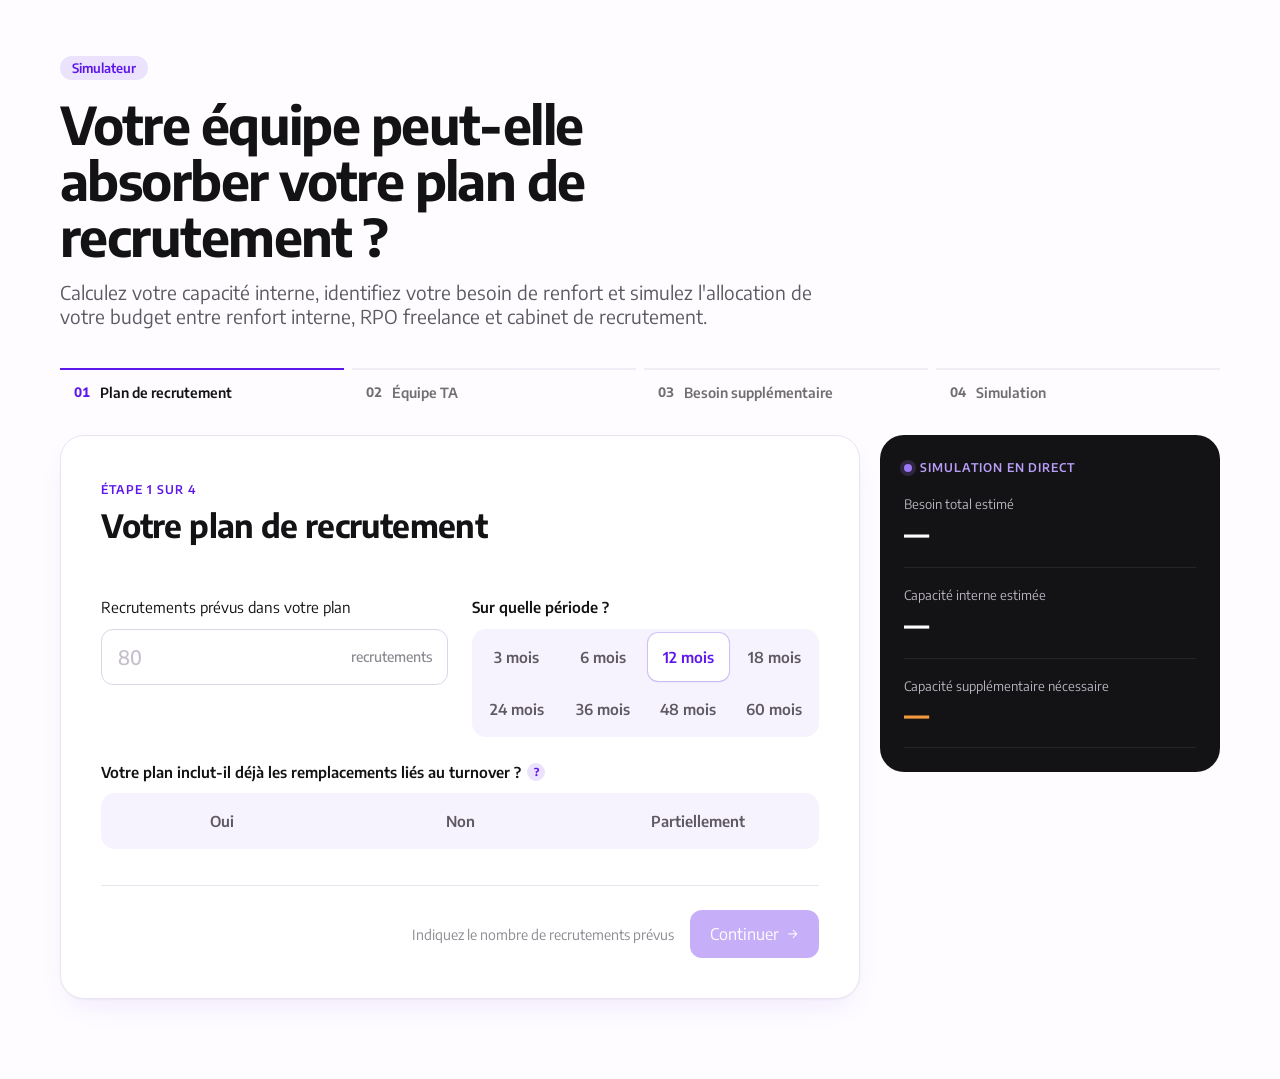
<file: index.html>
<!doctype html>
<html lang="fr">
<head>
  <meta charset="utf-8">
  <meta name="viewport" content="width=device-width, initial-scale=1">
  <title>Calculateur RPO : interne, RPO ou cabinet ? | Le Club des RH</title>
  <meta name="description" content="Calculez votre capacité interne, identifiez votre besoin de renfort et simulez l'allocation de votre budget entre renfort interne, RPO freelance et cabinet de recrutement.">
  <link rel="preconnect" href="https://fonts.googleapis.com">
  <link rel="preconnect" href="https://fonts.gstatic.com" crossorigin>
  <link href="https://fonts.googleapis.com/css2?family=Encode+Sans:wght@400;500;600;700&display=swap" rel="stylesheet">
  <link rel="stylesheet" href="src/simulateur.css">
  <style>
    /* Styles de la page de démo uniquement (dans Webflow, c'est le site qui s'en charge). */
    body { margin: 0; background: #FEFCFF; color: #131214; font-family: "Encode Sans", Arial, sans-serif; }
    .demo-wrap { max-width: 1160px; margin: 0 auto; padding: 56px 16px 80px; }
    .demo-eyebrow { display: inline-block; padding: 4px 12px; border-radius: 999px; background: #EBE3FD; color: #5E17EB; font-size: 13px; font-weight: 600; margin-bottom: 16px; }
    h1 { font-size: clamp(32px, 5vw, 52px); line-height: 1.08; letter-spacing: -.03em; margin: 0 0 16px; max-width: 18ch; }
    .demo-intro { font-size: 19px; color: #5E5963; max-width: 64ch; margin: 0 0 40px; }
    .demo-seo { max-width: 760px; margin: 96px auto 0; color: #212121; }
    .demo-seo h2 { font-size: 26px; margin: 40px 0 10px; }
    .demo-note { font-size: 13px; color: #8E8A92; border-top: 1px solid #E9E4F0; margin-top: 56px; padding-top: 16px; }
  </style>
</head>
<body>
  <main class="demo-wrap">
    <span class="demo-eyebrow">Simulateur</span>
    <h1>Votre équipe peut-elle absorber votre plan de recrutement ?</h1>
    <p class="demo-intro">Calculez votre capacité interne, identifiez votre besoin de renfort et simulez l'allocation de votre budget entre renfort interne, RPO freelance et cabinet de recrutement.</p>

    <!-- ===== Début de l'Embed Webflow ===== -->
    <div id="crs-simulator"></div>
    <!-- ===== Fin de l'Embed Webflow ===== -->

  </main>

  <script src="src/config.js"></script>
  <script src="src/calc.js"></script>
  <script src="src/app.js"></script>
</body>
</html>
</file>
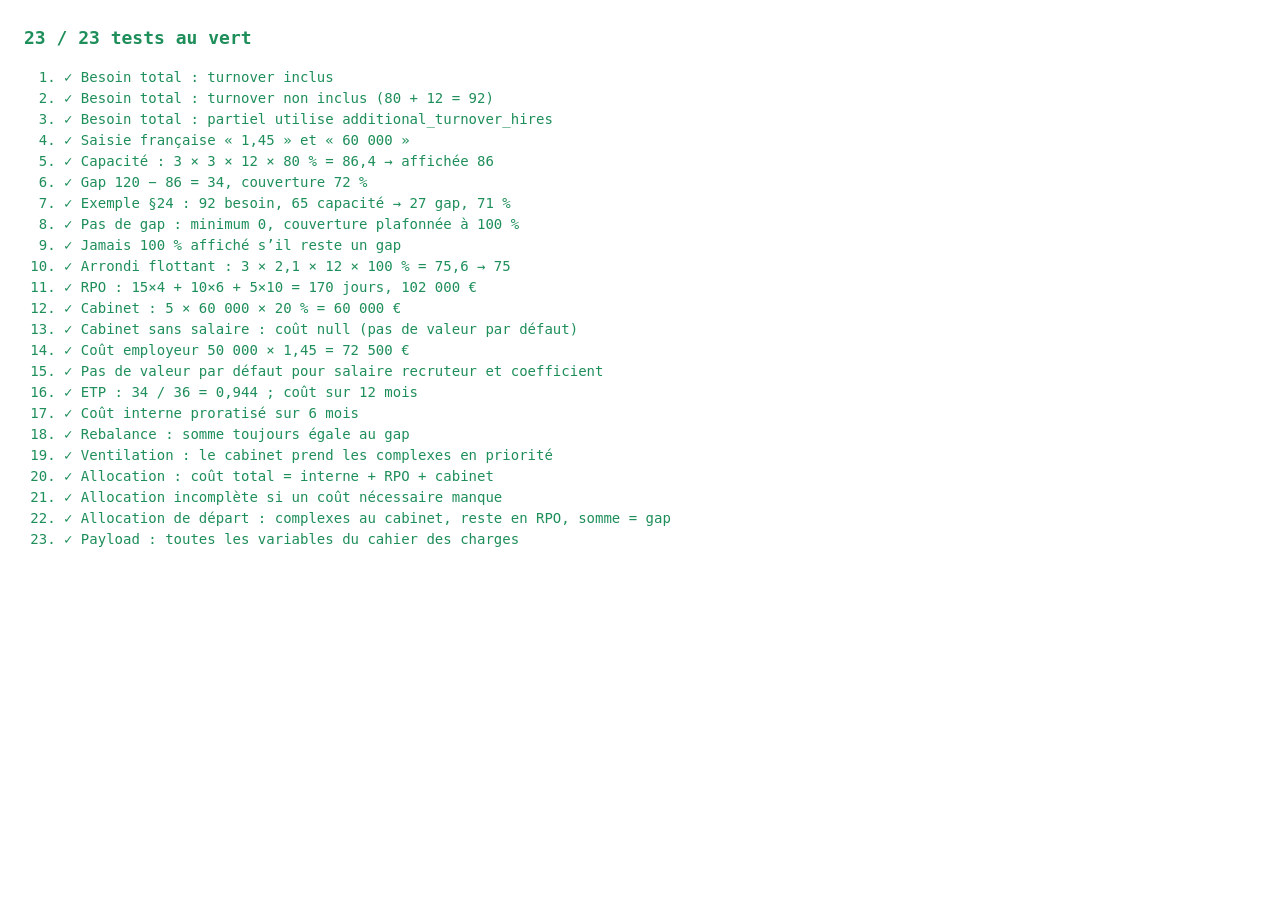
<file: test/calc.test.html>
<!doctype html>
<html lang="fr">
<head>
  <meta charset="utf-8">
  <title>Tests — calculs du simulateur</title>
  <style>
    body { font: 14px/1.5 ui-monospace, Menlo, monospace; margin: 24px; background: #fff; color: #131214; }
    .ok { color: #1E8E5A; } .ko { color: #C8412B; font-weight: 700; }
    #summary { font-size: 18px; font-weight: 700; margin-bottom: 16px; }
  </style>
</head>
<body>
  <div id="summary"></div>
  <ol id="out"></ol>
  <script src="../src/config.js"></script>
  <script src="../src/calc.js"></script>
  <script>
    var C = CRSCalc, CFG = CRS_CONFIG, results = [];
    function test(name, fn) {
      try { fn(); results.push([name, true]); }
      catch (e) { results.push([name, false, e.message]); }
    }
    function eq(a, b, msg) {
      var close = typeof a === 'number' && typeof b === 'number' ? Math.abs(a - b) < 1e-6 : JSON.stringify(a) === JSON.stringify(b);
      if (!close) throw new Error((msg || '') + ' attendu ' + JSON.stringify(b) + ', obtenu ' + JSON.stringify(a));
    }
    function base(o) {
      var s = { planned_hires: 80, period_months: 12, turnover_included: 'oui', turnover_replacement_hires: '', additional_turnover_hires: '',
        internal_recruiters: 3, hires_per_recruiter_month: 3, recruiting_time_percentage: 80,
        volume_hires: 0, standard_hires: 0, complex_hires: 0, strategic_hires: 0, future_recruitment_volume: '' };
      for (var k in o) s[k] = o[k];
      return s;
    }
    var H = Object.assign({}, CFG.hypotheses);

    /* §6 */
    test('Besoin total : turnover inclus', function () { eq(C.computeNeed(base({})).total_hiring_need, 80); });
    test('Besoin total : turnover non inclus (80 + 12 = 92)', function () {
      eq(C.computeNeed(base({ turnover_included: 'non', turnover_replacement_hires: 12, additional_turnover_hires: 99 })).total_hiring_need, 92);
    });
    test('Besoin total : partiel utilise additional_turnover_hires', function () {
      eq(C.computeNeed(base({ turnover_included: 'partiel', turnover_replacement_hires: 99, additional_turnover_hires: 5 })).total_hiring_need, 85);
    });
    test('Saisie française « 1,45 » et « 60 000 »', function () { eq(C.num('1,45'), 1.45); eq(C.num('60 000'), 60000); eq(C.num(''), null); });

    /* §8 – §10 */
    test('Capacité : 3 × 3 × 12 × 80 % = 86,4 → affichée 86', function () {
      var c = C.computeCapacity(base({ planned_hires: 120 }));
      eq(c.internal_capacity_raw, 86.4); eq(c.internal_capacity, 86);
    });
    test('Gap 120 − 86 = 34, couverture 72 %', function () {
      var c = C.computeCapacity(base({ planned_hires: 120 }));
      eq(c.capacity_gap, 34); eq(c.capacity_coverage_percentage, 72);
    });
    test('Exemple §24 : 92 besoin, 65 capacité → 27 gap, 71 %', function () {
      // 65 = 1 × 65/12 × 12 × 100 %
      var c = C.computeCapacity(base({ planned_hires: 80, turnover_included: 'non', turnover_replacement_hires: 12, internal_recruiters: 1, hires_per_recruiter_month: 65 / 12, recruiting_time_percentage: 100 }));
      eq(c.internal_capacity, 65); eq(c.capacity_gap, 27); eq(c.capacity_coverage_percentage, 71);
    });
    test('Pas de gap : minimum 0, couverture plafonnée à 100 %', function () {
      var c = C.computeCapacity(base({ planned_hires: 50 }));
      eq(c.capacity_gap, 0); eq(c.has_gap, false); eq(c.capacity_coverage_percentage, 100);
    });
    test('Jamais 100 % affiché s’il reste un gap', function () {
      var c = C.computeCapacity(base({ planned_hires: 200, internal_recruiters: 1, hires_per_recruiter_month: 199 / 12, recruiting_time_percentage: 100 }));
      eq(c.capacity_gap, 1); eq(c.capacity_coverage_percentage, 99);
    });
    test('Arrondi flottant : 3 × 2,1 × 12 × 100 % = 75,6 → 75', function () {
      eq(C.computeCapacity(base({ hires_per_recruiter_month: 2.1, recruiting_time_percentage: 100 })).internal_capacity, 75);
    });

    /* §17 */
    test('RPO : 15×4 + 10×6 + 5×10 = 170 jours, 102 000 €', function () {
      var r = C.computeRpo({ volume: 15, standard: 10, complex: 5 }, H, CFG);
      eq(r.days, 170); eq(r.cost, 102000); eq(r.cost_per_hire, 3400); eq(r.months_fulltime, 8.5);
    });

    /* §19 */
    test('Cabinet : 5 × 60 000 × 20 % = 60 000 €', function () {
      var a = C.computeAgency(5, Object.assign({}, H, { average_salary: 60000 }));
      eq(a.cost, 60000); eq(a.cost_per_hire, 12000);
    });
    test('Cabinet sans salaire : coût null (pas de valeur par défaut)', function () { eq(C.computeAgency(5, H).cost, null); });

    /* §20 – §22 */
    test('Coût employeur 50 000 × 1,45 = 72 500 €', function () {
      eq(C.annualEmployerCost({ internal_recruiter_salary: 50000, employer_cost_multiplier: 1.45 }), 72500);
    });
    test('Pas de valeur par défaut pour salaire recruteur et coefficient', function () {
      eq(CFG.hypotheses.internal_recruiter_salary, null); eq(CFG.hypotheses.employer_cost_multiplier, null);
      eq(C.annualEmployerCost(H), null);
    });
    test('ETP : 34 / 36 = 0,944 ; coût sur 12 mois', function () {
      var h = Object.assign({}, H, { internal_recruiter_salary: 50000, employer_cost_multiplier: 1.45 });
      var i = C.computeInternal(34, base({ recruiting_time_percentage: 100 }), h);
      eq(i.additional_fte, 34 / 36); eq(i.cost, 72500 * 34 / 36);
    });
    test('Coût interne proratisé sur 6 mois', function () {
      var h = Object.assign({}, H, { internal_recruiter_salary: 50000, employer_cost_multiplier: 1.45 });
      var i = C.computeInternal(18, base({ period_months: 6, recruiting_time_percentage: 100 }), h);
      eq(i.additional_fte, 1); eq(i.cost, 36250);
    });

    /* §26 */
    test('Rebalance : somme toujours égale au gap', function () {
      var m = C.rebalance({ internal: 10, rpo: 20, agency: 4 }, 'internal', 30, 34);
      eq(m, { internal: 30, rpo: 0, agency: 4 });
      m = C.rebalance(m, 'agency', 10, 34);
      eq(m.internal + m.rpo + m.agency, 34); eq(m.agency, 10);
      m = C.rebalance(m, 'internal', 0, 34);
      eq(m, { internal: 0, rpo: 24, agency: 10 });
      m = C.rebalance(m, 'rpo', 999, 34);
      eq(m, { internal: 0, rpo: 34, agency: 0 });
    });
    test('Ventilation : le cabinet prend les complexes en priorité', function () {
      var sp = C.splitTypology({ volume: 15, standard: 10, complex: 5 }, { internal: 0, rpo: 27, agency: 7 });
      eq(sp.agency, { volume: 0, standard: 2, complex: 5 });
      eq(sp.rpo, { volume: 15, standard: 8, complex: 0 });
    });
    test('Allocation : coût total = interne + RPO + cabinet', function () {
      var s = base({ planned_hires: 120, recruiting_time_percentage: 100, volume_hires: 15, standard_hires: 10, complex_hires: 5, strategic_hires: 2 });
      // capacité 108, gap 12 : on reconstruit un cas simple
      s.planned_hires = 138; // gap 30
      var h = Object.assign({}, H, { average_salary: 60000, internal_recruiter_salary: 50000, employer_cost_multiplier: 1.5 });
      var a = C.computeAllocation(s, h, { internal: 0, rpo: 25, agency: 5 }, CFG);
      eq(a.agency_cost, 60000); eq(a.rpo.days, 15 * 4 + 10 * 6); eq(a.rpo_cost, 120 * 600); eq(a.internal_cost, 0);
      eq(a.total_allocation_cost, 60000 + 72000);
    });
    test('Allocation incomplète si un coût nécessaire manque', function () {
      var s = base({ planned_hires: 138, recruiting_time_percentage: 100, volume_hires: 15, standard_hires: 10, complex_hires: 5 });
      var a = C.computeAllocation(s, H, { internal: 0, rpo: 25, agency: 5 }, CFG);
      eq(a.complete, false); eq(a.total_allocation_cost, null);
      a = C.computeAllocation(s, H, { internal: 0, rpo: 30, agency: 0 }, CFG);
      eq(a.complete, true);
    });

    /* Allocation de départ */
    test('Allocation de départ : complexes au cabinet, reste en RPO, somme = gap', function () {
      var s = base({ planned_hires: 150, recruiting_time_percentage: 100, volume_hires: 20, standard_hires: 12, complex_hires: 10 });
      eq(C.defaultAllocation(s), { internal: 0, rpo: 32, agency: 10 });
      eq(C.defaultAllocation(base({ planned_hires: 50 })), { internal: 0, rpo: 0, agency: 0 });
    });

    /* §29 */
    test('Payload : toutes les variables du cahier des charges', function () {
      var keys = ['planned_hires', 'turnover_included', 'turnover_replacement_hires', 'additional_turnover_hires', 'total_hiring_need', 'period_months', 'future_recruitment_volume',
        'internal_recruiters', 'hires_per_recruiter_month', 'recruiting_time_percentage', 'internal_capacity', 'capacity_gap', 'capacity_coverage_percentage',
        'volume_hires', 'standard_hires', 'complex_hires', 'strategic_hires',
        'rpo_daily_rate', 'rpo_days_volume', 'rpo_days_standard', 'rpo_days_complex', 'rpo_days', 'rpo_cost',
        'average_salary', 'agency_fee_percentage', 'agency_hires', 'agency_cost',
        'internal_recruiter_salary', 'employer_cost_multiplier', 'annual_employer_cost', 'additional_fte', 'internal_cost_period',
        'internal_mix_hires', 'rpo_mix_hires', 'agency_mix_hires', 'total_allocation_cost', 'utm_source', 'utm_medium', 'utm_campaign', 'utm_content'];
      var p = C.buildPayload(base({ planned_hires: 150, recruiting_time_percentage: 100, volume_hires: 20, standard_hires: 12, complex_hires: 10 }), H, { internal: 0, rpo: 39, agency: 3 }, CFG, { utm_source: 'linkedin', utm_medium: 'organic', utm_campaign: 'x', utm_content: '' });
      keys.forEach(function (k) { if (!(k in p)) throw new Error('clé manquante : ' + k); });
      eq(p.capacity_gap, 42); eq(p.rpo_days, 20 * 4 + 12 * 6 + 10 * 10);
    });

    var out = document.getElementById('out'), ko = 0;
    results.forEach(function (r) {
      var li = document.createElement('li');
      li.className = r[1] ? 'ok' : 'ko';
      li.textContent = (r[1] ? '✓ ' : '✗ ') + r[0] + (r[2] ? ' — ' + r[2] : '');
      out.appendChild(li); if (!r[1]) ko++;
    });
    document.getElementById('summary').textContent = (results.length - ko) + ' / ' + results.length + ' tests au vert';
    document.getElementById('summary').className = ko ? 'ko' : 'ok';
    window.__testResult = { total: results.length, failed: ko };
  </script>
</body>
</html>
</file>
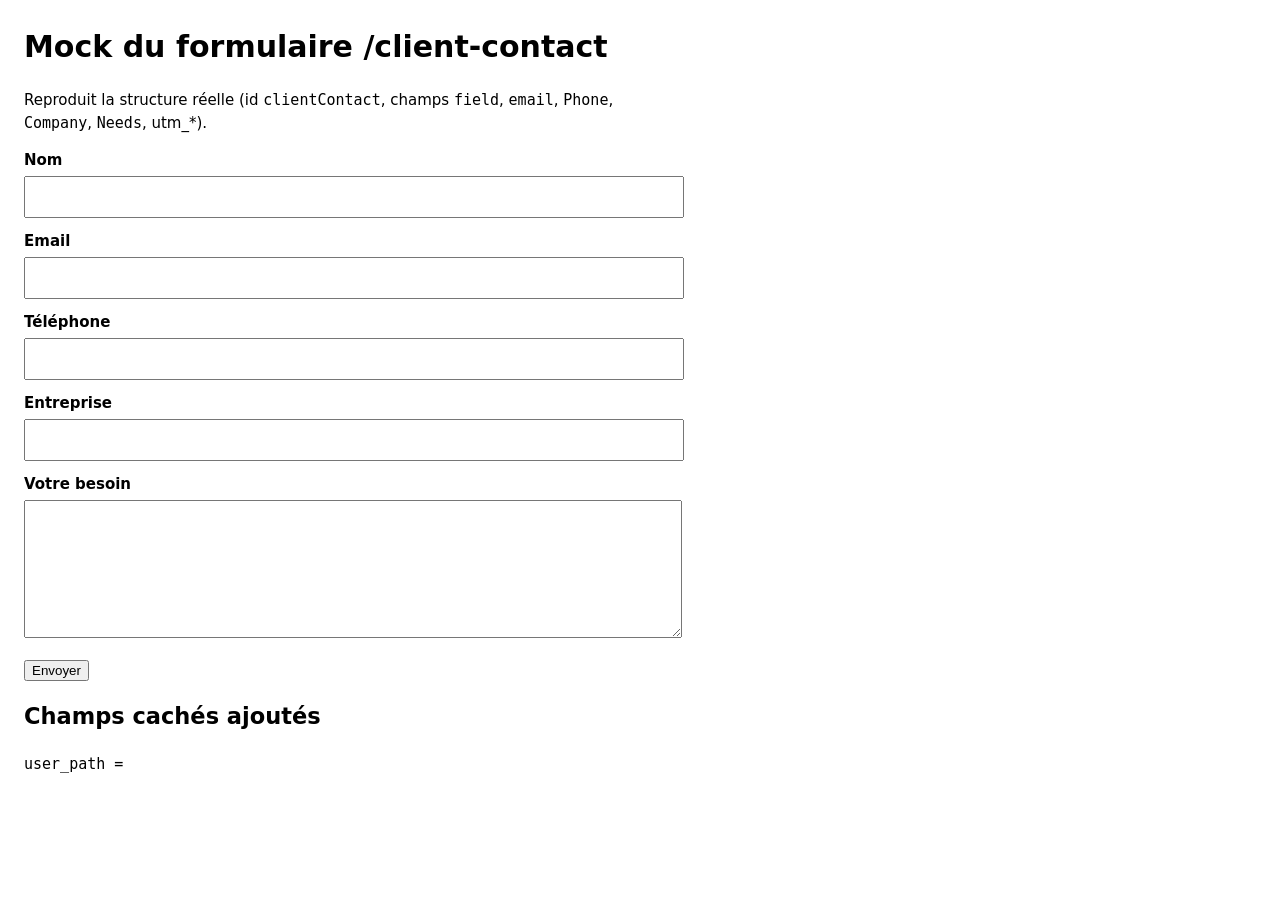
<file: test/contact.mock.html>
<!doctype html>
<html lang="fr">
<head>
  <meta charset="utf-8">
  <title>Mock /client-contact — test du passage de contexte</title>
  <style>body{font:15px/1.5 system-ui;margin:24px;max-width:640px} label{display:block;margin:12px 0 4px;font-weight:600} input,textarea{width:100%;padding:8px;font:inherit} textarea{height:120px}</style>
</head>
<body>
  <h1>Mock du formulaire /client-contact</h1>
  <p>Reproduit la structure réelle (id <code>clientContact</code>, champs <code>field</code>, <code>email</code>, <code>Phone</code>, <code>Company</code>, <code>Needs</code>, utm_*).</p>
  <form id="clientContact" data-name="Email Form" onsubmit="return false">
    <label for="f1">Nom</label><input id="f1" name="field" required>
    <label for="f2">Email</label><input id="f2" type="email" name="email" required>
    <label for="f3">Téléphone</label><input id="f3" type="tel" name="Phone" required>
    <label for="f4">Entreprise</label><input id="f4" name="Company" required>
    <label for="f5">Votre besoin</label><textarea id="f5" name="Needs" required></textarea>
    <input type="text" name="utm_source" hidden>
    <input type="text" name="utm_medium" hidden>
    <input type="text" name="utm_campaign" hidden>
    <input type="hidden" name="user_path">
    <p><button type="submit">Envoyer</button></p>
  </form>
  <h2>Champs cachés ajoutés</h2>
  <pre id="out"></pre>
  <script src="../src/config.js"></script>
  <script src="../src/client-contact.js"></script>
  <script>
    var f = document.getElementById('clientContact');
    document.getElementById('out').textContent =
      [...f.querySelectorAll('input[type="hidden"]')].map(function (i) { return i.name + ' = ' + i.value; }).join('\n') || '(aucun contexte trouvé)';
  </script>
</body>
</html>
</file>
<file: src/simulateur.css>
/*!
 * Simulateur de capacité recrutement — Le Club des RH
 * Styles encapsulés sous .crs (aucune fuite vers le site Webflow).
 */
.crs {
  --crs-violet: #5E17EB;
  --crs-violet-700: #4B12BC;
  --crs-violet-900: #380E8D;
  --crs-violet-400: #9B78F4;
  --crs-violet-300: #B89EF8;
  --crs-violet-200: #D4C5FB;
  --crs-violet-100: #EBE3FD;
  --crs-violet-50: #F7F3FE;
  --crs-orange: #F19A3E;
  --crs-orange-50: #FEF3E6;
  --crs-ink: #131214;
  --crs-ink-2: #5E5963;
  --crs-ink-3: #8E8A92;
  --crs-line: #E9E4F0;
  --crs-line-2: #DCD5E6;
  --crs-bg: #FEFCFF;
  --crs-white: #FFFFFF;
  --crs-ok: #1E8E5A;
  --crs-danger: #C8412B;
  --crs-internal: #5E17EB;
  --crs-rpo: #F19A3E;
  --crs-agency: #131214;
  --crs-radius: 20px;
  --crs-radius-sm: 12px;
  --crs-shadow: 0 1px 2px rgba(19, 18, 20, .04), 0 12px 32px -12px rgba(94, 23, 235, .12);

  font-family: inherit;
  color: var(--crs-ink);
  font-size: 16px;
  line-height: 1.5;
  max-width: 1160px;
  margin: 0 auto;
  text-align: left;
  -webkit-font-smoothing: antialiased;
}
.crs *, .crs *::before, .crs *::after { box-sizing: border-box; }
.crs [hidden] { display: none !important; }
.crs h2, .crs h3, .crs p, .crs ul, .crs ol, .crs dl, .crs dd, .crs label { margin: 0; }
.crs ul, .crs ol { padding: 0; list-style: none; }
.crs label { display: block; font-weight: inherit; }
.crs button, .crs input { font: inherit; color: inherit; }
.crs button { cursor: pointer; }
.crs strong { font-weight: 700; }
.crs small { font-size: .8em; color: var(--crs-ink-3); font-weight: 500; }

/* ---------- Typographie ---------- */
.crs-h2 { font-size: clamp(24px, 3vw, 32px); line-height: 1.15; font-weight: 700; letter-spacing: -.02em; outline: none; }
.crs-h3 { font-size: 20px; line-height: 1.25; font-weight: 700; letter-spacing: -.01em; }
.crs-kicker { display: inline-block; font-size: 12px; font-weight: 600; letter-spacing: .08em; text-transform: uppercase; color: var(--crs-violet); margin-bottom: 8px; }
.crs-lead { color: var(--crs-ink-2); font-size: 17px; margin-top: 10px; max-width: 62ch; }
.crs-help { color: var(--crs-ink-3); font-size: 14px; margin-top: 6px; }

/* ---------- Navigation ---------- */
.crs-nav { display: grid; grid-template-columns: repeat(4, 1fr); gap: 8px; margin-bottom: 20px !important; }
.crs-nav-item {
  width: 100%; display: flex; align-items: center; gap: 10px; padding: 12px 14px;
  background: transparent; border: 0; border-top: 2px solid var(--crs-line); border-radius: 0; text-align: left;
  color: var(--crs-ink-3); transition: color .2s, border-color .2s;
}
.crs-nav-item:disabled { cursor: default; opacity: .6; }
.crs-nav-num { font-size: 13px; font-weight: 700; font-variant-numeric: tabular-nums; }
.crs-nav-label { font-size: 14px; font-weight: 600; }
.crs-nav-item.is-done { color: var(--crs-ink-2); border-top-color: var(--crs-violet-300); }
.crs-nav-item.is-active { color: var(--crs-ink); border-top-color: var(--crs-violet); }
.crs-nav-item.is-active .crs-nav-num { color: var(--crs-violet); }
.crs-nav-item:not(:disabled):hover { color: var(--crs-ink); }

/* ---------- Mise en page ---------- */
.crs-body { display: grid; grid-template-columns: minmax(0, 1fr) 340px; gap: 20px; align-items: start; }
.crs.is-step-4 .crs-body { grid-template-columns: minmax(0, 1fr); }
.crs.is-step-4 .crs-live { display: none; }
.crs-main { min-width: 0; }
.crs-step {
  background: var(--crs-white); border: 1px solid var(--crs-line); border-radius: 24px;
  padding: clamp(20px, 4vw, 40px); box-shadow: var(--crs-shadow);
  animation: crs-in .35s ease both;
}
.crs-results-body { display: grid; gap: 20px; }
.crs-field--full { grid-column: 1 / -1; }
.crs-gate { border-color: var(--crs-violet-200); }
.crs-results { background: transparent; border: 0; padding: 0; box-shadow: none; display: grid; gap: 20px; }
.crs-step-head { margin-bottom: 28px; }
.crs-grid-2 { display: grid; grid-template-columns: repeat(2, minmax(0, 1fr)); gap: 20px 24px; }
.crs-grid-4 { display: grid; grid-template-columns: repeat(4, minmax(0, 1fr)); gap: 16px; }
.crs-step > .crs-field, .crs-step > div > .crs-field, .crs-reveal { margin-top: 24px; }
.crs-grid-2 + .crs-field { margin-top: 24px; }
.crs-reveal { animation: crs-in .3s ease both; }

@keyframes crs-in { from { opacity: 0; transform: translateY(6px); } to { opacity: 1; transform: none; } }

/* ---------- Champs ---------- */
.crs-label { font-size: 15px; font-weight: 600; color: var(--crs-ink); margin-bottom: 10px !important; display: flex; align-items: center; gap: 6px; }
.crs-label-row { display: flex; align-items: baseline; justify-content: space-between; gap: 12px; margin-bottom: 4px; }
.crs-output { white-space: nowrap; font-size: 22px; font-weight: 700; color: var(--crs-violet); font-variant-numeric: tabular-nums; }
.crs-input { position: relative; display: flex; align-items: center; }
.crs-input input {
  width: 100%; height: 56px; margin: 0; padding: 0 16px; border: 1px solid var(--crs-line-2); border-radius: var(--crs-radius-sm);
  background: var(--crs-white); font-size: 20px; font-weight: 600; font-variant-numeric: tabular-nums; color: var(--crs-ink);
  transition: border-color .15s, box-shadow .15s; box-shadow: none; outline: none;
}
.crs-input input::placeholder { color: #C5BFCD; font-weight: 500; }
.crs-input input:hover { border-color: var(--crs-violet-300); }
.crs-input input:focus { border-color: var(--crs-violet); box-shadow: 0 0 0 4px rgba(94, 23, 235, .12); }
.crs-suffix { position: absolute; right: 16px; pointer-events: none; color: var(--crs-ink-3); font-size: 14px; font-weight: 500; white-space: nowrap; }
.crs-input input[data-field] { padding-right: 120px; }

/* Champs numériques : on masque les flèches natives, remplacées par le suffixe / le stepper / les
   boutons +− déjà présents dans l'interface. */
.crs-input input[type="number"],
.crs-stepper input[type="number"],
.crs-mix-num input[type="number"] { -moz-appearance: textfield; }
.crs-input input[type="number"]::-webkit-outer-spin-button,
.crs-input input[type="number"]::-webkit-inner-spin-button,
.crs-stepper input[type="number"]::-webkit-outer-spin-button,
.crs-stepper input[type="number"]::-webkit-inner-spin-button,
.crs-mix-num input[type="number"]::-webkit-outer-spin-button,
.crs-mix-num input[type="number"]::-webkit-inner-spin-button { -webkit-appearance: none; margin: 0; }

/* Segmenté */
.crs-seg { display: flex; flex-wrap: wrap; gap: 4px; padding: 4px; background: var(--crs-violet-50); border-radius: 14px; }
.crs-seg button {
  flex: 1 1 0; min-width: max-content; min-height: 48px; padding: 0 12px; white-space: nowrap; border: 0; border-radius: 10px; background: transparent;
  font-size: 15px; font-weight: 600; color: var(--crs-ink-2); transition: background .15s, color .15s, box-shadow .15s;
}
.crs-seg--grid4 { display: grid; grid-template-columns: repeat(4, minmax(0, 1fr)); }
.crs-seg--grid4 button { min-width: 0; padding: 0 6px; }
.crs-seg button:hover { color: var(--crs-ink); }
.crs-seg button[aria-checked="true"] { background: var(--crs-white); color: var(--crs-violet); box-shadow: 0 1px 3px rgba(19, 18, 20, .08), 0 0 0 1px var(--crs-violet-200); }
.crs-seg button:focus-visible, .crs-option:focus-visible, .crs-btn:focus-visible, .crs-nav-item:focus-visible, .crs-stepper-btn:focus-visible, .crs-link:focus-visible, .crs-tip:focus-visible, .crs-missing:focus-visible, .crs-details summary:focus-visible {
  outline: 2px solid var(--crs-violet); outline-offset: 2px;
}

/* Slider */
.crs-range {
  --p: 50%;
  -webkit-appearance: none; appearance: none; width: 100%; height: 28px; margin: 6px 0 0; background: transparent; cursor: pointer; border: 0; padding: 0;
}
.crs-range::-webkit-slider-runnable-track { height: 6px; border-radius: 6px; background: linear-gradient(to right, var(--crs-track, var(--crs-violet)) var(--p), var(--crs-violet-100) var(--p)); }
.crs-range::-moz-range-track { height: 6px; border-radius: 6px; background: linear-gradient(to right, var(--crs-track, var(--crs-violet)) var(--p), var(--crs-violet-100) var(--p)); }
.crs-range::-webkit-slider-thumb { -webkit-appearance: none; width: 22px; height: 22px; margin-top: -8px; border-radius: 50%; background: var(--crs-white); border: 2px solid var(--crs-track, var(--crs-violet)); box-shadow: 0 2px 6px rgba(19, 18, 20, .15); transition: transform .15s; }
.crs-range::-moz-range-thumb { width: 18px; height: 18px; border-radius: 50%; background: var(--crs-white); border: 2px solid var(--crs-track, var(--crs-violet)); box-shadow: 0 2px 6px rgba(19, 18, 20, .15); }
.crs-range:active::-webkit-slider-thumb { transform: scale(1.12); }
.crs-range:focus-visible { outline: 2px solid var(--crs-violet); outline-offset: 4px; border-radius: 6px; }
.crs-range--internal { --crs-track: var(--crs-internal); }
.crs-range--rpo { --crs-track: var(--crs-rpo); }
.crs-range--agency { --crs-track: var(--crs-agency); }

/* Tooltip */
.crs-tip {
  position: relative; display: inline-flex; align-items: center; justify-content: center; flex: none;
  width: 18px; height: 18px; border-radius: 50%; background: var(--crs-violet-100); color: var(--crs-violet);
  font-size: 11px; font-weight: 700; cursor: help; vertical-align: middle; outline: none;
}
.crs-tip::after {
  content: attr(data-tip); position: absolute; z-index: 20; bottom: calc(100% + 8px); left: 50%; transform: translate(-50%, 4px);
  width: max-content; max-width: min(280px, 72vw); padding: 10px 12px; border-radius: 10px;
  background: var(--crs-ink); color: #fff; font-size: 13px; line-height: 1.45; font-weight: 400; text-transform: none; letter-spacing: 0;
  opacity: 0; pointer-events: none; transition: opacity .15s, transform .15s; white-space: normal; text-align: left;
}
.crs-tip:hover::after, .crs-tip:focus::after { opacity: 1; transform: translate(-50%, 0); }

/* ---------- Boutons ---------- */
.crs-btn {
  display: inline-flex; align-items: center; justify-content: center; gap: 8px; min-height: 48px; padding: 12px 20px;
  border: 0; border-radius: var(--crs-radius-sm); background: var(--crs-violet); color: #FEFCFF !important;
  font-size: 16px; font-weight: 600; text-decoration: none !important; transition: background .15s, transform .15s, opacity .15s; white-space: nowrap;
}
.crs-btn:hover { background: var(--crs-violet-700); }
.crs-btn:active { transform: translateY(1px); }
.crs-btn:disabled { opacity: .35; cursor: not-allowed; background: var(--crs-violet); }
.crs-btn--ghost { background: transparent; color: var(--crs-ink) !important; box-shadow: inset 0 0 0 1px var(--crs-line-2); }
.crs-btn--ghost:hover { background: var(--crs-violet-50); }
.crs-btn--light { background: #FEFCFF; color: var(--crs-violet) !important; }
.crs-btn--light:hover { background: var(--crs-violet-100); }
.crs-link { background: none; border: 0; padding: 0; color: var(--crs-violet); font-size: 13px; font-weight: 600; }
.crs-link:hover { text-decoration: underline; }

.crs-actions { display: flex; align-items: center; justify-content: space-between; gap: 16px; margin-top: 36px; padding-top: 24px; border-top: 1px solid var(--crs-line); }
.crs-actions-right { display: flex; align-items: center; gap: 16px; margin-left: auto; }
.crs-hint { font-size: 14px; color: var(--crs-ink-3); text-align: right; }

/* ---------- Panneau direct ---------- */
.crs-live {
  position: sticky; top: 24px; padding: 24px; border-radius: 24px; background: var(--crs-ink); color: #FEFCFF;
  display: grid; gap: 18px; animation: crs-in .35s ease both;
}
.crs-live-title { font-size: 12px; font-weight: 600; letter-spacing: .08em; text-transform: uppercase; color: var(--crs-violet-300); display: flex; align-items: center; gap: 8px; }
.crs-live-title::before { content: ""; width: 8px; height: 8px; border-radius: 50%; background: var(--crs-violet-400); box-shadow: 0 0 0 4px rgba(155, 120, 244, .2); }
.crs-live-item { display: grid; gap: 2px; padding-bottom: 16px; border-bottom: 1px solid rgba(255, 255, 255, .08); }
.crs-live-item span { font-size: 13px; color: #B7B2BD; }
.crs-live-item strong { font-size: 28px; line-height: 1.15; letter-spacing: -.02em; font-variant-numeric: tabular-nums; }
.crs-live-item small { color: #8E8A92; font-size: 12px; }
.crs-live-item--gap strong { color: var(--crs-orange); }
.crs-live-result p { font-size: 15px; color: #E6E1EC; margin-bottom: 12px !important; }
.crs-live-result strong { color: #fff; }
.crs-live .crs-bar { background: rgba(255, 255, 255, .08); }
.crs-live .crs-legend { color: #B7B2BD; }
.crs-live .crs-dot--covered { background: var(--crs-violet-400); }
.crs-live .crs-bar-seg--covered { background: var(--crs-violet-400); }
.crs-live-inline { display: none; }

/* ---------- Barres ---------- */
.crs-bar { display: flex; height: 12px; border-radius: 12px; overflow: hidden; background: var(--crs-violet-50); gap: 2px; }
.crs-bar-seg { display: block; height: 100%; transition: width .45s cubic-bezier(.2, .8, .2, 1); min-width: 0; }
.crs-bar-seg:first-child { border-radius: 12px 0 0 12px; }
.crs-bar-seg:last-child { border-radius: 0 12px 12px 0; }
.crs-bar-seg:only-child { border-radius: 12px; }
.crs-bar-seg--covered { background: var(--crs-violet); }
.crs-bar-seg--gap { background: repeating-linear-gradient(-45deg, var(--crs-orange) 0 6px, #F5B06A 6px 12px); }
.crs-bar-seg--internal { background: var(--crs-internal); }
.crs-bar-seg--rpo { background: var(--crs-rpo); }
.crs-bar-seg--agency { background: var(--crs-agency); }
.crs-legend { display: flex; flex-wrap: wrap; gap: 6px 16px; margin-top: 10px; font-size: 13px; color: var(--crs-ink-2); }
.crs-legend span { display: inline-flex; align-items: center; gap: 6px; }
.crs-dot { display: inline-block; flex: none; width: 10px; height: 10px; border-radius: 3px; }
.crs-dot--covered, .crs-dot--internal { background: var(--crs-internal); }
.crs-dot--gap, .crs-dot--rpo { background: var(--crs-rpo); }
.crs-dot--agency { background: var(--crs-agency); }

/* ---------- Étape 3 ---------- */
.crs-counter { position: relative; display: flex; flex-wrap: wrap; align-items: baseline; gap: 8px; padding: 16px 20px 22px; border-radius: 16px; background: var(--crs-violet-50); color: var(--crs-ink-2); font-size: 15px; margin-bottom: 8px; overflow: hidden; }
.crs-counter-num { font-size: 24px; font-weight: 700; color: var(--crs-ink); font-variant-numeric: tabular-nums; }
.crs-counter-track { position: absolute; left: 0; right: 0; bottom: 0; height: 4px; background: var(--crs-violet-100); }
.crs-counter-fill { display: block; height: 100%; width: 0; background: var(--crs-violet); transition: width .3s ease, background .2s; }
.crs-counter[data-state="ok"] { background: #EAF6F0; }
.crs-counter[data-state="ok"] .crs-counter-num { color: var(--crs-ok); }
.crs-counter[data-state="ok"] .crs-counter-fill { background: var(--crs-ok); }
.crs-counter[data-state="over"] { background: #FBECE9; }
.crs-counter[data-state="over"] .crs-counter-num { color: var(--crs-danger); }
.crs-counter[data-state="over"] .crs-counter-fill { background: var(--crs-danger); }

.crs-typo-row, .crs-strategic { display: grid; grid-template-columns: auto minmax(0, 1fr) auto; align-items: center; gap: 16px; padding: 18px 0; border-bottom: 1px solid var(--crs-line); }
.crs-strategic { grid-template-columns: minmax(0, 1fr) auto; padding: 18px 20px; margin-top: 16px; border: 1px dashed var(--crs-violet-200); border-radius: 16px; background: var(--crs-white); }
.crs-typo-letter { width: 40px; height: 40px; border-radius: 12px; display: grid; place-items: center; font-weight: 700; background: var(--crs-violet-50); color: var(--crs-violet); }
.crs-typo-letter--standard { background: var(--crs-violet-100); }
.crs-typo-letter--complex { background: var(--crs-violet); color: #fff; }
.crs-typo-label { font-weight: 600; }
.crs-typo-label .crs-tip { margin-left: 6px; vertical-align: 1px; }
.crs-typo-desc { font-size: 14px; color: var(--crs-ink-3); }
.crs-typo-ctrl { display: flex; flex-direction: column; align-items: flex-end; gap: 6px; }

.crs-stepper { display: inline-flex; align-items: center; border: 1px solid var(--crs-line-2); border-radius: var(--crs-radius-sm); background: var(--crs-white); overflow: hidden; }
.crs-stepper input { width: 64px; height: 48px; margin: 0; padding: 0; border: 0; text-align: center; font-size: 18px; font-weight: 700; font-variant-numeric: tabular-nums; outline: none; background: transparent; box-shadow: none; }
.crs-stepper:focus-within { border-color: var(--crs-violet); box-shadow: 0 0 0 4px rgba(94, 23, 235, .12); }
.crs-stepper-btn { width: 44px; height: 48px; border: 0; background: var(--crs-violet-50); color: var(--crs-violet); font-size: 20px; font-weight: 600; transition: background .15s; }
.crs-stepper-btn:hover { background: var(--crs-violet-100); }

.crs-options { display: grid; grid-template-columns: repeat(2, minmax(0, 1fr)); gap: 10px; }
.crs-option {
  display: flex; align-items: center; gap: 12px; min-height: 60px; padding: 12px 16px; text-align: left;
  border: 1px solid var(--crs-line-2); border-radius: 14px; background: var(--crs-white); font-size: 15px; font-weight: 500; color: var(--crs-ink);
  transition: border-color .15s, background .15s;
}
.crs-option:hover { border-color: var(--crs-violet-300); }
.crs-radio { flex: none; width: 18px; height: 18px; border-radius: 50%; border: 2px solid var(--crs-line-2); transition: border .15s; }
.crs-option[aria-checked="true"] { border-color: var(--crs-violet); background: var(--crs-violet-50); }
.crs-option[aria-checked="true"] .crs-radio { border: 5px solid var(--crs-violet); }

/* Pas de gap */
.crs-nogap { text-align: left; padding: 8px 0; }
.crs-nogap-icon { width: 56px; height: 56px; border-radius: 16px; display: grid; place-items: center; background: #EAF6F0; color: var(--crs-ok); font-size: 26px; font-weight: 700; margin-bottom: 20px; }
.crs-nogap-actions { display: flex; flex-wrap: wrap; gap: 12px; margin-top: 28px; }

/* ---------- Résultats ---------- */
.crs-hero {
  position: relative; overflow: hidden; padding: clamp(24px, 4vw, 40px); border-radius: 28px; color: #FEFCFF;
  background: radial-gradient(120% 140% at 100% 0%, #7A3CF0 0%, var(--crs-violet) 38%, var(--crs-violet-900) 100%);
}
.crs-hero .crs-bar { background: rgba(255, 255, 255, .14); height: 14px; }
.crs-hero .crs-bar-seg--covered { background: #FEFCFF; }
.crs-hero .crs-dot--covered { background: #FEFCFF; }
.crs-hero .crs-legend { color: var(--crs-violet-200); }
.crs-hero-top { display: flex; justify-content: space-between; align-items: flex-start; gap: 20px; margin-bottom: 28px; }
.crs-kicker--light { color: var(--crs-violet-200); }
.crs-hero-title { color: #FEFCFF; }
.crs-hero-cov { text-align: right; }
.crs-hero-cov-num { display: block; font-size: clamp(48px, 7vw, 76px); line-height: .95; font-weight: 700; letter-spacing: -.04em; font-variant-numeric: tabular-nums; }
.crs-hero-cov-lbl { font-size: 13px; color: var(--crs-violet-200); }
.crs-hero-grid { display: grid; grid-template-columns: repeat(5, minmax(0, 1fr)); gap: 1px; background: rgba(255, 255, 255, .14); border-radius: 16px; overflow: hidden; margin-bottom: 24px; }
.crs-hero-grid > div { padding: 16px; background: rgba(56, 14, 141, .55); display: flex; flex-direction: column; justify-content: space-between; gap: 8px; }
.crs-hero-grid span { font-size: 13px; line-height: 1.3; color: var(--crs-violet-200); }
.crs-hero-grid strong { font-size: clamp(26px, 3vw, 34px); line-height: 1; letter-spacing: -.02em; font-variant-numeric: tabular-nums; }
.crs-hero-gap strong { color: var(--crs-orange); }
.crs-hero-foot { margin-top: 20px; font-size: 12px; color: var(--crs-violet-300); letter-spacing: .02em; }

.crs-block { background: var(--crs-white); border: 1px solid var(--crs-line); border-radius: 24px; padding: clamp(20px, 3.5vw, 32px); box-shadow: var(--crs-shadow); }
.crs-block-head { margin-bottom: 24px; }
.crs-hyp { gap: 16px; }
.crs-hyp-group { display: grid; gap: 18px; padding: 20px; border-radius: 16px; background: var(--crs-violet-50); align-content: start; }
.crs-hyp-title { display: flex; align-items: center; gap: 8px; font-size: 13px; font-weight: 700; letter-spacing: .06em; text-transform: uppercase; color: var(--crs-ink-2); }
.crs-hyp .crs-output { font-size: 18px; }

.crs-details { margin-top: 16px; border-top: 1px solid var(--crs-line); padding-top: 16px; }
.crs-details summary { cursor: pointer; font-weight: 600; color: var(--crs-violet); list-style: none; display: inline-flex; align-items: center; gap: 8px; }
.crs-details summary::-webkit-details-marker { display: none; }
.crs-details summary::before { content: "+"; display: inline-grid; place-items: center; width: 20px; height: 20px; border-radius: 6px; background: var(--crs-violet-100); font-size: 14px; transition: transform .2s; }
.crs-details[open] summary::before { content: "−"; }
.crs-details[open] > *:not(summary) { animation: crs-in .25s ease both; }
.crs-details .crs-grid-4 { margin-top: 16px; }
.crs-grid-4 .crs-input input { font-size: 18px; height: 50px; padding-right: 76px; }
.crs-grid-4 .crs-label { font-size: 14px; }

/* Cartes */
.crs-cards { display: grid; grid-template-columns: repeat(3, minmax(0, 1fr)); gap: 16px; }
.crs-card { display: flex; flex-direction: column; padding: 24px; border-radius: 20px; border: 1px solid var(--crs-line); background: var(--crs-bg); position: relative; overflow: hidden; }
.crs-card::before { content: ""; position: absolute; left: 0; top: 0; right: 0; height: 4px; background: var(--crs-internal); }
.crs-card--rpo::before { background: var(--crs-rpo); }
.crs-card--agency::before { background: var(--crs-agency); }
.crs-card-tag { display: flex; align-items: center; gap: 8px; font-size: 12px; font-weight: 700; letter-spacing: .08em; text-transform: uppercase; color: var(--crs-ink-2); margin-bottom: 16px; }
.crs-card-big { font-size: clamp(28px, 3vw, 36px); line-height: 1.05; font-weight: 700; letter-spacing: -.02em; font-variant-numeric: tabular-nums; min-height: 38px; }
.crs-card-sub { font-size: 13px; color: var(--crs-ink-3); margin: 4px 0 18px; }
.crs-dl { display: grid; gap: 0; margin-bottom: 18px !important; }
.crs-dl > div, .crs-recap > div { display: flex; justify-content: space-between; align-items: baseline; gap: 12px; padding: 9px 0; border-top: 1px solid var(--crs-line); font-size: 14px; }
.crs-dl dt, .crs-recap dt { color: var(--crs-ink-2); }
.crs-dl dd, .crs-recap dd { font-weight: 600; text-align: right; font-variant-numeric: tabular-nums; }
.crs-card-msg { font-size: 14px; font-weight: 600; color: var(--crs-ink); margin-top: auto !important; padding-top: 14px; border-top: 1px solid var(--crs-line); }
.crs-card-note { font-size: 12.5px; line-height: 1.5; color: var(--crs-ink-2); margin-top: 10px !important; padding: 10px 12px; border-radius: 10px; background: var(--crs-violet-50); }
.crs .crs-missing { border: 1px dashed var(--crs-violet-300); background: var(--crs-white); color: var(--crs-violet); border-radius: 10px; padding: 8px 12px; font-size: 14px; font-weight: 600; letter-spacing: 0; line-height: 1.3; text-align: left; }
.crs-missing:hover { background: var(--crs-violet-50); }

.crs-callout { margin-top: 16px; padding: 16px 20px; border-radius: 16px; background: var(--crs-orange-50); border-left: 4px solid var(--crs-orange); }
.crs-callout-lbl { display: block; font-size: 12px; font-weight: 700; letter-spacing: .08em; text-transform: uppercase; color: #A55E12; margin-bottom: 4px; }
.crs-callout p { font-size: 15px; color: var(--crs-ink); }
.crs-callout--inline { margin-top: 24px; }

/* Allocation */
.crs-example { padding: 20px; border-radius: 16px; background: var(--crs-violet-50); margin-bottom: 24px; font-size: 15px; color: var(--crs-ink-2); }
.crs-example strong { color: var(--crs-ink); }
.crs-example-head { display: flex; align-items: center; justify-content: space-between; gap: 12px; margin-bottom: 10px; }
.crs-pill { display: inline-flex; padding: 4px 10px; border-radius: 999px; background: var(--crs-white); border: 1px solid var(--crs-violet-200); color: var(--crs-violet); font-size: 12px; font-weight: 700; letter-spacing: .02em; }
.crs-example ul { display: grid; gap: 8px; margin: 12px 0 !important; }
.crs-example li { position: relative; padding-left: 18px; }
.crs-example li::before { content: ""; position: absolute; left: 0; top: .6em; width: 6px; height: 6px; border-radius: 50%; background: var(--crs-violet); }
.crs-mix-grid { display: grid; grid-template-columns: minmax(0, 1.3fr) minmax(0, 1fr); gap: 24px; align-items: start; }
.crs-mix-rows { display: grid; gap: 8px; }
.crs-mix-row { padding: 14px 0; border-bottom: 1px solid var(--crs-line); }
.crs-mix-head { display: flex; align-items: center; gap: 10px; margin-bottom: 6px; }
.crs-mix-label { font-weight: 600; }
.crs-mix-cost { margin-left: auto; font-weight: 600; color: var(--crs-ink-2); font-variant-numeric: tabular-nums; font-size: 15px; }
.crs-mix-ctrl { display: grid; grid-template-columns: minmax(0, 1fr) auto; align-items: center; gap: 16px; }
.crs-mix-num { display: flex; align-items: center; gap: 6px; border: 1px solid var(--crs-line-2); border-radius: 10px; padding: 0 10px; background: var(--crs-white); }
.crs-mix-num:focus-within { border-color: var(--crs-violet); box-shadow: 0 0 0 4px rgba(94, 23, 235, .12); }
.crs-mix-num input { width: 48px; height: 40px; border: 0; margin: 0; padding: 0; text-align: right; font-size: 17px; font-weight: 700; font-variant-numeric: tabular-nums; outline: none; background: transparent; box-shadow: none; }
.crs-mix-num span { font-size: 13px; color: var(--crs-ink-3); }
.crs-mix-sum { font-size: 14px; color: var(--crs-ink-3); padding-top: 6px; font-variant-numeric: tabular-nums; }
.crs-budget { position: sticky; top: 24px; padding: 24px; border-radius: 20px; background: var(--crs-ink); color: #FEFCFF; }
.crs-budget-lbl { display: block; font-size: 13px; color: #B7B2BD; }
.crs-budget-num { display: block; font-size: clamp(32px, 4vw, 44px); line-height: 1.1; font-weight: 700; letter-spacing: -.03em; margin: 4px 0 18px; font-variant-numeric: tabular-nums; }
.crs-budget .crs-bar { background: rgba(255, 255, 255, .1); }
.crs-budget .crs-legend { color: #B7B2BD; }
.crs-budget .crs-bar-seg--agency, .crs-budget .crs-dot--agency { background: #FEFCFF; }
.crs-budget-list { display: grid; margin-top: 16px !important; }
.crs-budget-list li { display: flex; justify-content: space-between; align-items: baseline; gap: 12px; padding: 10px 0; border-top: 1px solid rgba(255, 255, 255, .08); font-size: 14px; }
.crs-budget-list li span { display: inline-flex; align-items: center; gap: 8px; color: #E6E1EC; }
.crs-budget-list small { color: #8E8A92; }
.crs-budget-list strong { font-variant-numeric: tabular-nums; }
.crs-budget-note { margin-top: 14px !important; font-size: 12px; color: #8E8A92; }

/* CTA */
.crs-cta { display: flex; align-items: center; justify-content: space-between; gap: 24px; padding: clamp(24px, 4vw, 36px); border-radius: 24px; background: var(--crs-violet); color: #FEFCFF; }
.crs-cta p { color: var(--crs-violet-100); margin-top: 8px !important; max-width: 64ch; }
.crs-cta .crs-h3 { color: #FEFCFF; }

/* Lead */
.crs-form { display: grid; gap: 18px; }
.crs-form .crs-input input { font-size: 16px; font-weight: 500; height: 50px; padding-right: 16px; }
.crs-check { display: flex !important; gap: 10px; align-items: flex-start; font-size: 14px; color: var(--crs-ink-2); cursor: pointer; }
.crs-check input { margin: 3px 0 0; width: 16px; height: 16px; accent-color: var(--crs-violet); flex: none; }
.crs-legal { font-size: 12.5px; color: var(--crs-ink-3); }
.crs-legal a { color: var(--crs-violet); }
.crs-form-actions { display: flex; align-items: center; gap: 16px; flex-wrap: wrap; }
.crs-form-error { font-size: 14px; color: var(--crs-danger); }
.crs-form-success { padding: 16px 20px; border-radius: 14px; background: #EAF6F0; color: var(--crs-ok); font-weight: 600; }

/* Pied */
.crs-foot { padding: 4px 8px; }
.crs-foot .crs-details { border-top: 0; margin-top: 0; }
.crs-recap { display: grid; grid-template-columns: repeat(2, minmax(0, 1fr)); column-gap: 32px; margin-top: 12px !important; }
.crs-disclaimer { margin-top: 20px !important; font-size: 12.5px; line-height: 1.6; color: var(--crs-ink-3); max-width: 90ch; }
.crs-foot-actions { display: flex; gap: 12px; margin-top: 20px; flex-wrap: wrap; }

/* ---------- Responsive ---------- */
@media (max-width: 991px) {
  .crs-body { grid-template-columns: minmax(0, 1fr); }
  .crs-live { display: none; }
  .crs-live-inline:not([hidden]) {
    display: grid; grid-template-columns: repeat(3, minmax(0, 1fr)); gap: 1px; margin-top: 28px; border-radius: 16px; overflow: hidden; background: rgba(255, 255, 255, .1);
  }
  .crs-live-inline > div { background: var(--crs-ink); color: #fff; padding: 12px; display: grid; gap: 2px; }
  .crs-live-inline span { font-size: 11px; color: #B7B2BD; }
  .crs-live-inline strong { font-size: 20px; font-variant-numeric: tabular-nums; }
  .crs-live-inline > div:last-child strong { color: var(--crs-orange); }
  .crs-cards { grid-template-columns: minmax(0, 1fr); }
  .crs-hero-grid { grid-template-columns: repeat(2, minmax(0, 1fr)); }
  .crs-hero-gap { grid-column: 1 / -1; }
  .crs-mix-grid { grid-template-columns: minmax(0, 1fr); }
  .crs-budget { position: static; }
  .crs-grid-4 { grid-template-columns: repeat(2, minmax(0, 1fr)); }
}
@media (max-width: 767px) {
  .crs-nav { gap: 4px; }
  .crs-nav-item { padding: 10px 2px; flex-direction: column; align-items: flex-start; gap: 0; }
  .crs-nav-label { display: none; }
  .crs-nav-item.is-active .crs-nav-label { display: block; font-size: 12px; white-space: nowrap; }
  .crs-grid-2, .crs-options, .crs-recap { grid-template-columns: minmax(0, 1fr); }
  .crs-step { border-radius: 20px; }
  .crs-actions { flex-wrap: wrap; }
  .crs-actions-right { width: 100%; flex-direction: column-reverse; align-items: stretch; }
  .crs-actions-right .crs-btn { width: 100%; }
  .crs-hint { text-align: center; }
  .crs-actions > .crs-btn--ghost { order: 2; width: 100%; }
  .crs-typo-row { grid-template-columns: auto minmax(0, 1fr); }
  .crs-typo-ctrl { grid-column: 1 / -1; flex-direction: row; justify-content: space-between; align-items: center; }
  .crs-strategic { grid-template-columns: minmax(0, 1fr); }
  .crs-strategic .crs-typo-ctrl { grid-column: auto; }
  .crs-hero-top { flex-direction: column; }
  .crs-hero-cov { text-align: left; }
  .crs-cta { flex-direction: column; align-items: stretch; }
  .crs-cta .crs-btn { width: 100%; }
  .crs-live-inline:not([hidden]) > div { padding: 10px 8px; }
  .crs-input input { font-size: 18px; }
  .crs-nogap-actions .crs-btn { width: 100%; }
}
@media (prefers-reduced-motion: reduce) {
  .crs *, .crs *::before, .crs *::after { animation: none !important; transition: none !important; }
}
</file>
